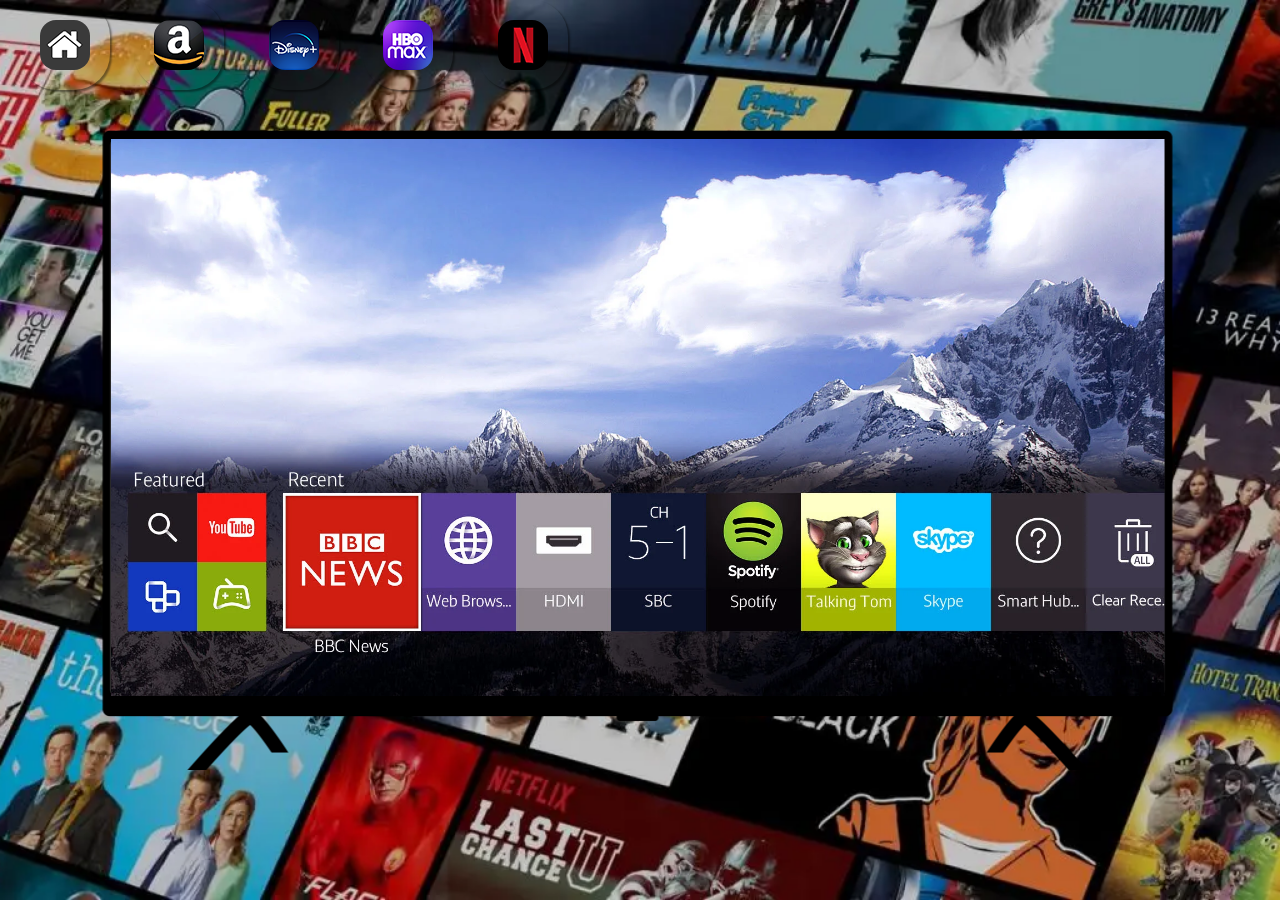
<file: index.html>
<!DOCTYPE html>
<html lang="pt-br">
<head>
    <meta charset="UTF-8">
    <meta name="viewport" content="width=device-width, initial-scale=1.0">
    <title>Catalago De Filmes</title>
    <link rel="stylesheet" href="estilo/style.css">
</head>
<body>
    <main>
        <section id="televisor">
            <iframe src="home.html" frameborder="0" name="tela" id="tela"></iframe>
        </section>
        <section id="aplicativos">
            <a href="home.html" target="tela"><img src="/imagens/logo-home.png" alt=""></a>
            <a href="amazon.html" target="tela"><img src="imagens/logo-amazon.png" alt=""></a>
            <a href="disney.html" target="tela"><img src="imagens/logo-disney.png" alt=""></a>
            <a href="hbo.html" target="tela"><img src="imagens/logo-hbo.png" alt=""></a>
            <a href="netflix.html" target="tela"><img src="imagens/netflix.png" alt=""></a>
        </section>
    </main>
</body>
</html>
</file>
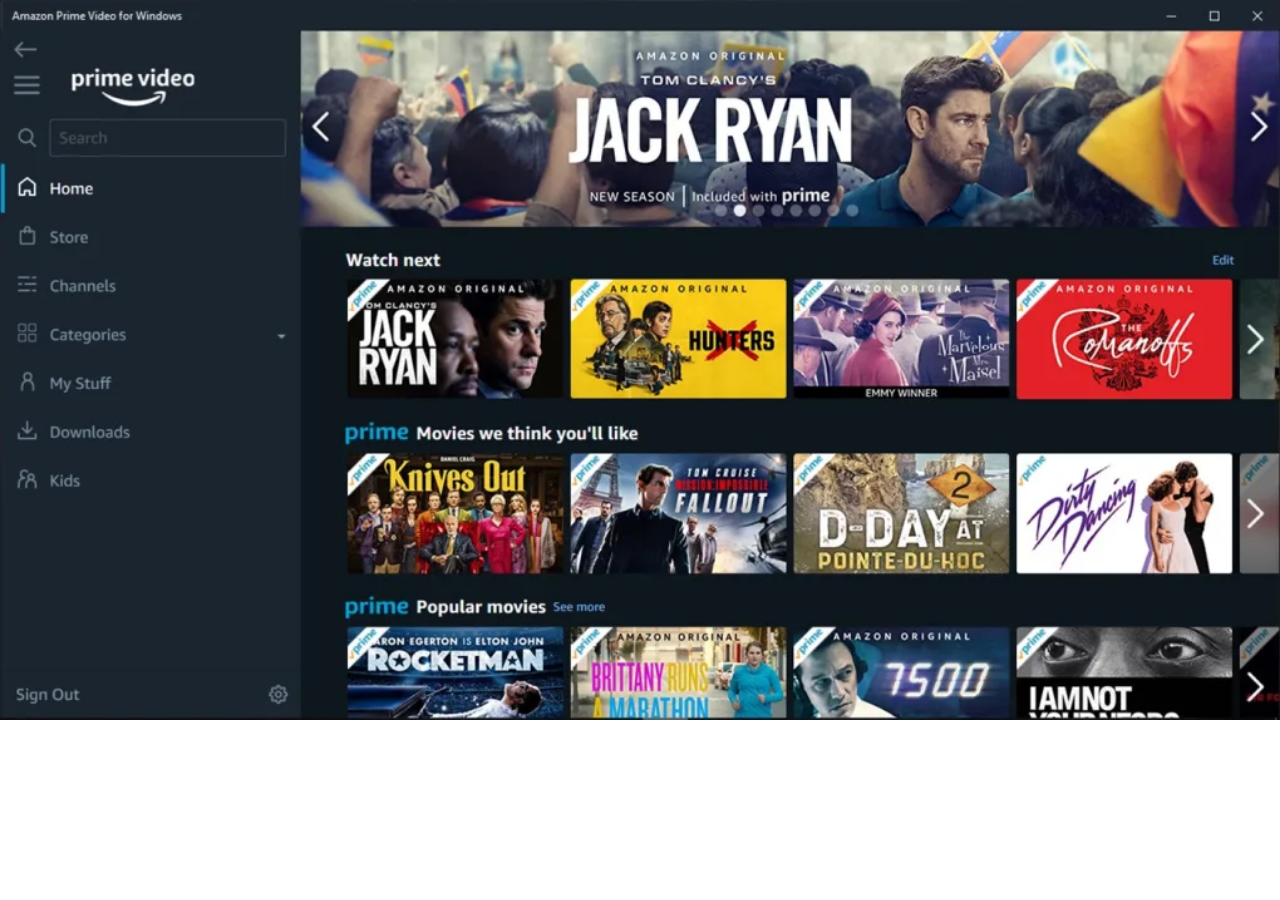
<file: amazon.html>
<!DOCTYPE html>
<html lang="pt-br">
<head>
    <meta charset="UTF-8">
    <meta name="viewport" content="width=device-width, initial-scale=1.0">
    <title>Amazon</title>
    <link rel="stylesheet" href="estilo/pages.css">
</head>
<body>
    <img src="imagens/amazon-prime-tela.png" alt="">
</body>
</html>
</file>
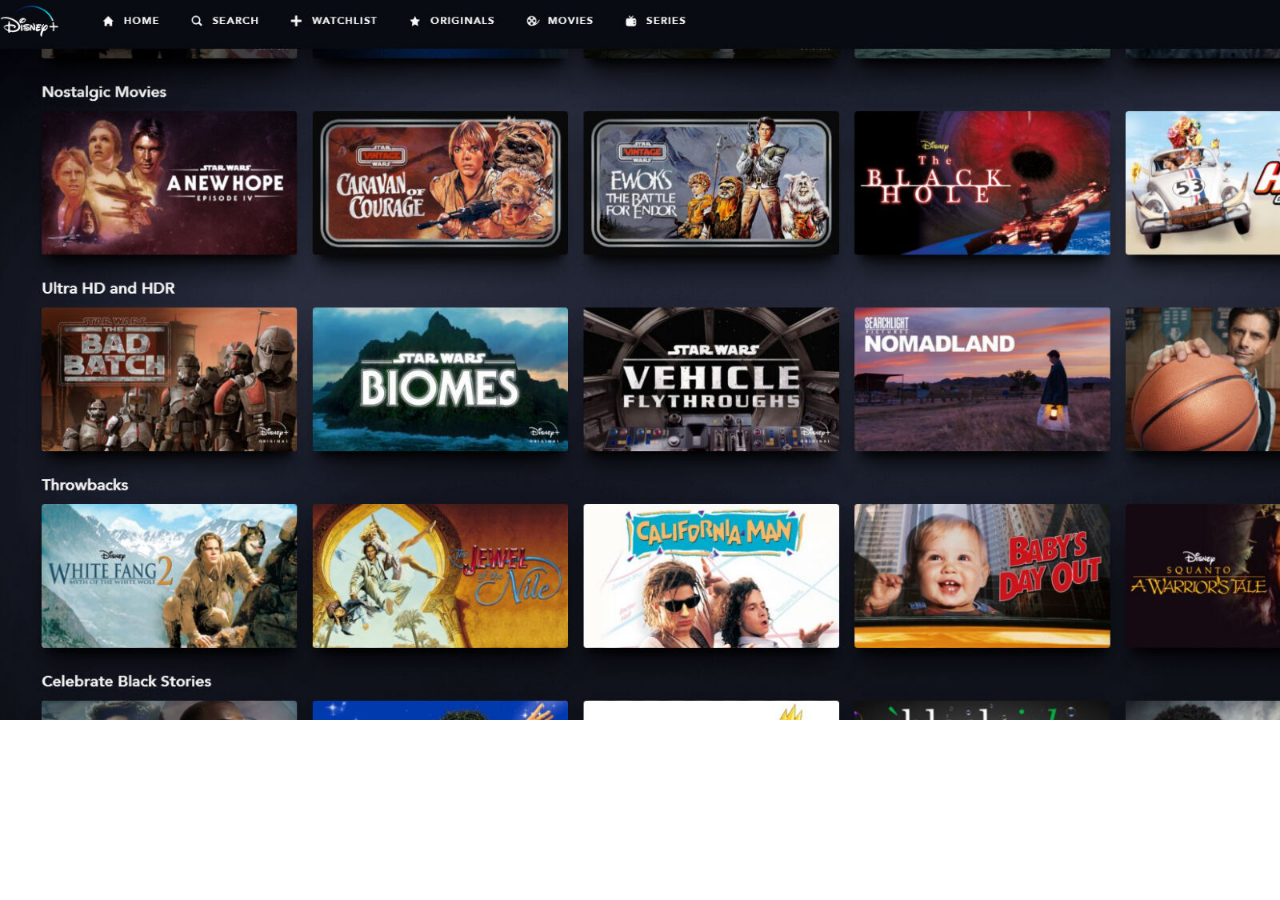
<file: disney.html>
<!DOCTYPE html>
<html lang="pt-br">
<head>
    <meta charset="UTF-8">
    <meta name="viewport" content="width=device-width, initial-scale=1.0">
    <title>Disney</title>
    <link rel="stylesheet" href="estilo/pages.css">
</head>
<body>
    <img src="imagens/disney_prime-tela.jpg" alt="">
</body>
</html>
</file>
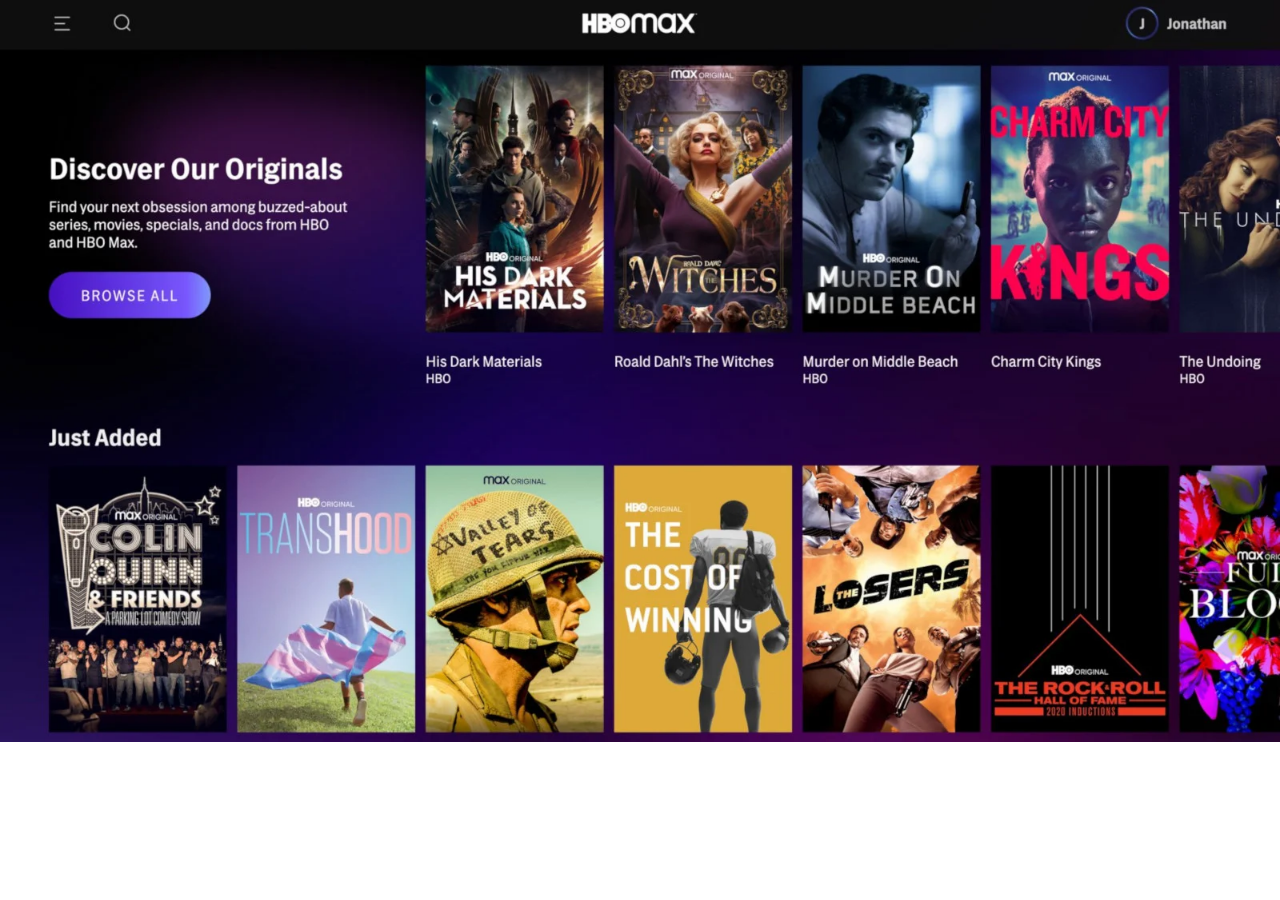
<file: hbo.html>
<!DOCTYPE html>
<html lang="pt-br">
<head>
    <meta charset="UTF-8">
    <meta name="viewport" content="width=device-width, initial-scale=1.0">
    <title>HBO</title>
    <link rel="stylesheet" href="estilo/pages.css">
</head>
<body>
    <img src="imagens/HBO-Max-tela.webp" alt="">
</body>
</html>
</file>
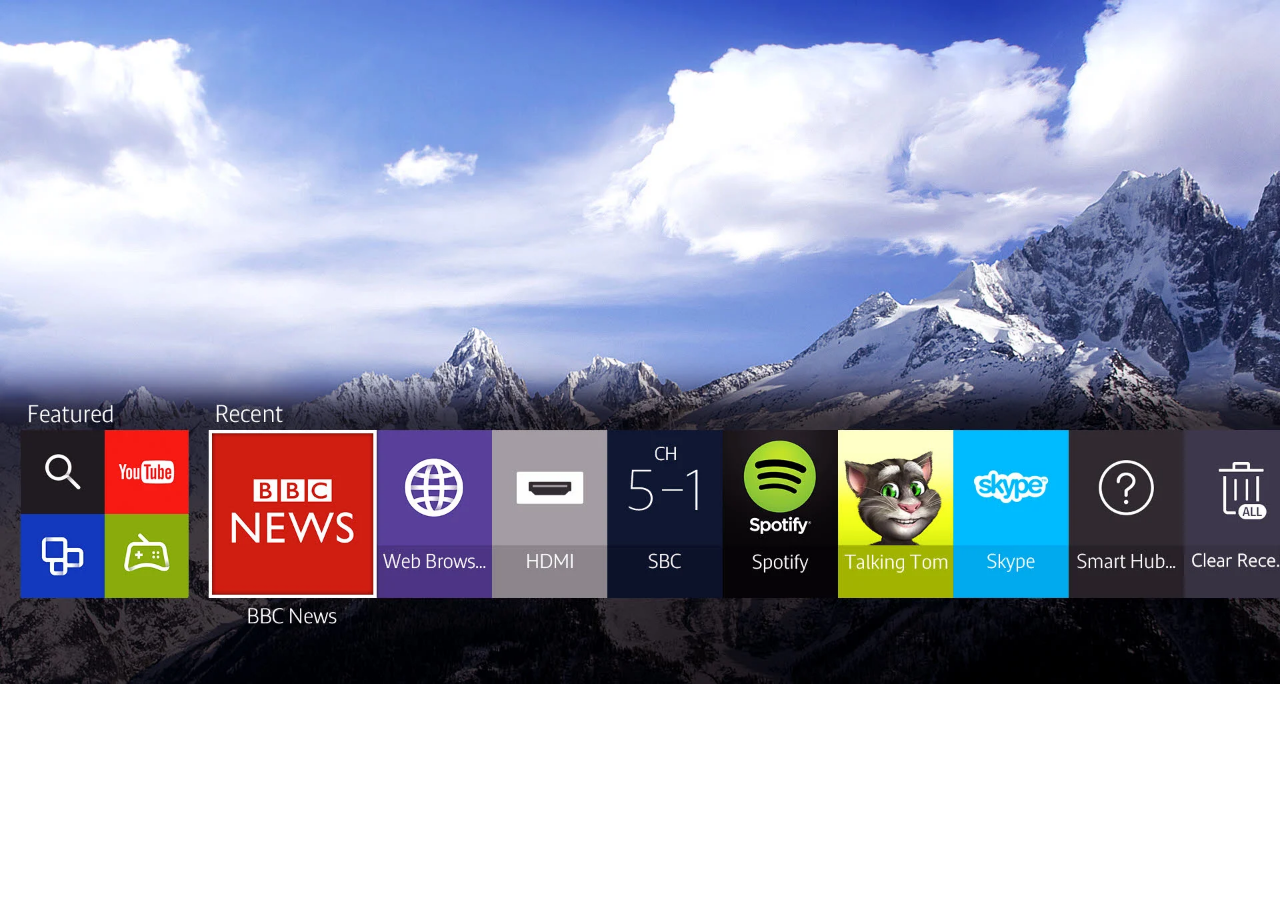
<file: home.html>
<!DOCTYPE html>
<html lang="pt-br">
<head>
    <meta charset="UTF-8">
    <meta name="viewport" content="width=device-width, initial-scale=1.0">
    <title>Home</title>
    <link rel="stylesheet" href="estilo/pages.css">
</head>
<body>
    <img src="imagens/home.webp" alt="">
</body>
</html>
</file>
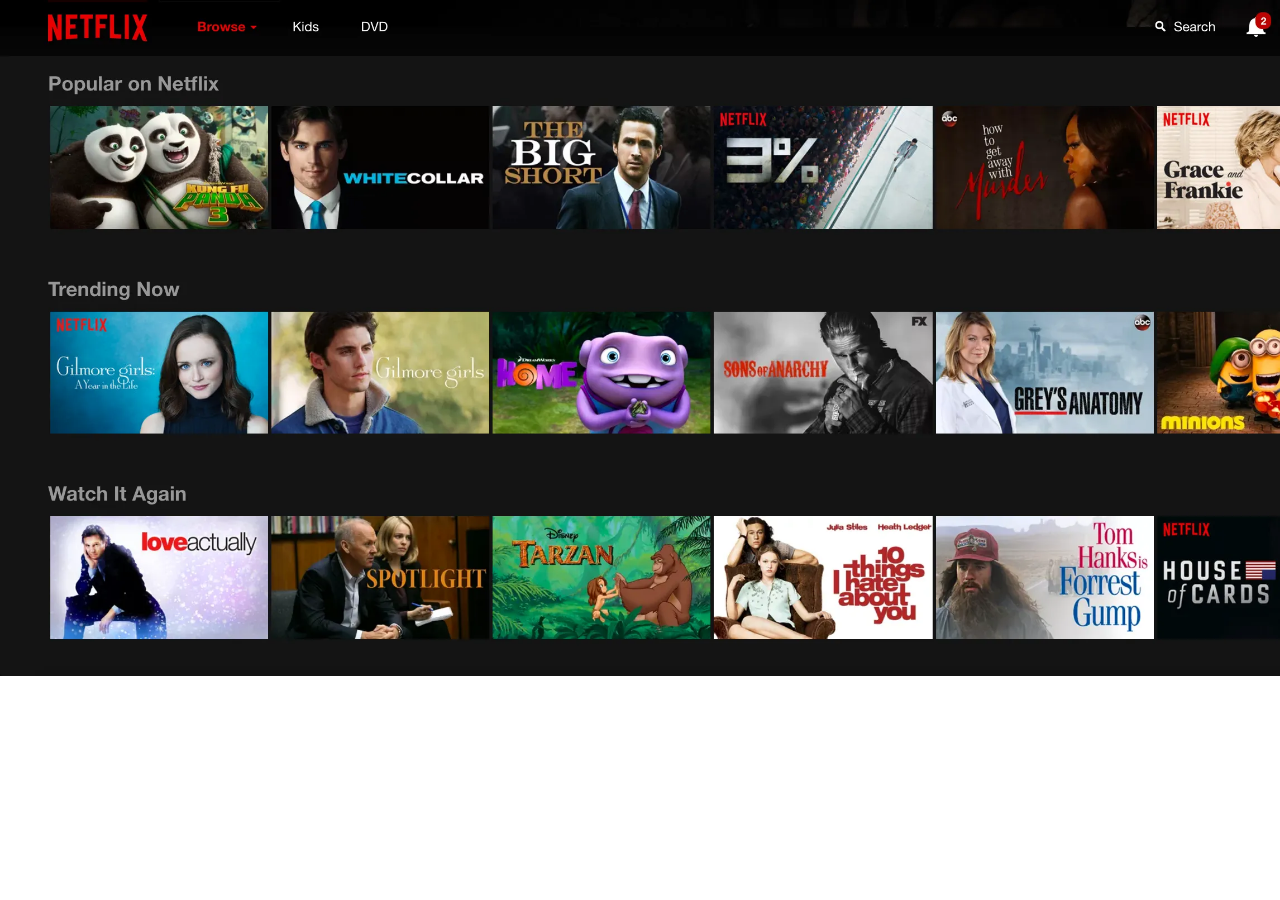
<file: netflix.html>
<!DOCTYPE html>
<html lang="en">
<head>
    <meta charset="UTF-8">
    <meta name="viewport" content="width=device-width, initial-scale=1.0">
    <title>Netflix</title>
    <link rel="stylesheet" href="estilo/pages.css">
</head>
<body>
    <img src="imagens/netflix-tela.webp" alt="">
</body>
</html>
</file>
<file: estilo/style.css>
@charset "UFT-8";

*{
    margin: 0px;
    padding: 0px;
    font-family: Arial, Helvetica, sans-serif;
}

html body{
    background-color: black;
    height: 100vh;
    width: 100vw;
}

body{
    background: black url(../imagens/netflix-library.webp) no-repeat top center;
    background-size: cover;
    background-attachment: fixed;
}
main{
    position: relative;
    height: 100vh;
}
section#televisor{
    position: absolute;
    top: 50%;
    left: 50%;
    transform: translate(-50%, -50%);

    width: 1075px;
    height: 640px;
    background: url(../imagens/tv-1200.png) no-repeat;
}
iframe#tela{
    position: relative;

    top: 9px;
    left: 8px;
    width: 1054px;
    height: 557px;
}

section#aplicativos img{
    border-radius: 40%;
    padding: 20px;
    margin-left: 20px;
    box-shadow: 2px 2px 2px rgba(0, 0, 0, 0.422);
    box-sizing: border-box;
}

section#aplicativos img:hover{
    border: 2px solid rgba(255, 255, 255, 0.479);
    transform: translate(-3px, -3px);
    box-shadow: 5px 5px 10px rgba(0, 0, 0, 0.63);
    transition: transform 0.3s;
    transition: border 0.1s;
}
</file>
<file: estilo/pages.css>
@charset "UTF-8";

* {
    margin: 0px;
    padding: 0px;
    font-family: Arial, Helvetica, sans-serif;
}

::-webkit-scrollbar {
    width: 0px;
    height: 0px;
}

img {
    width: 100vw;
}
</file>
